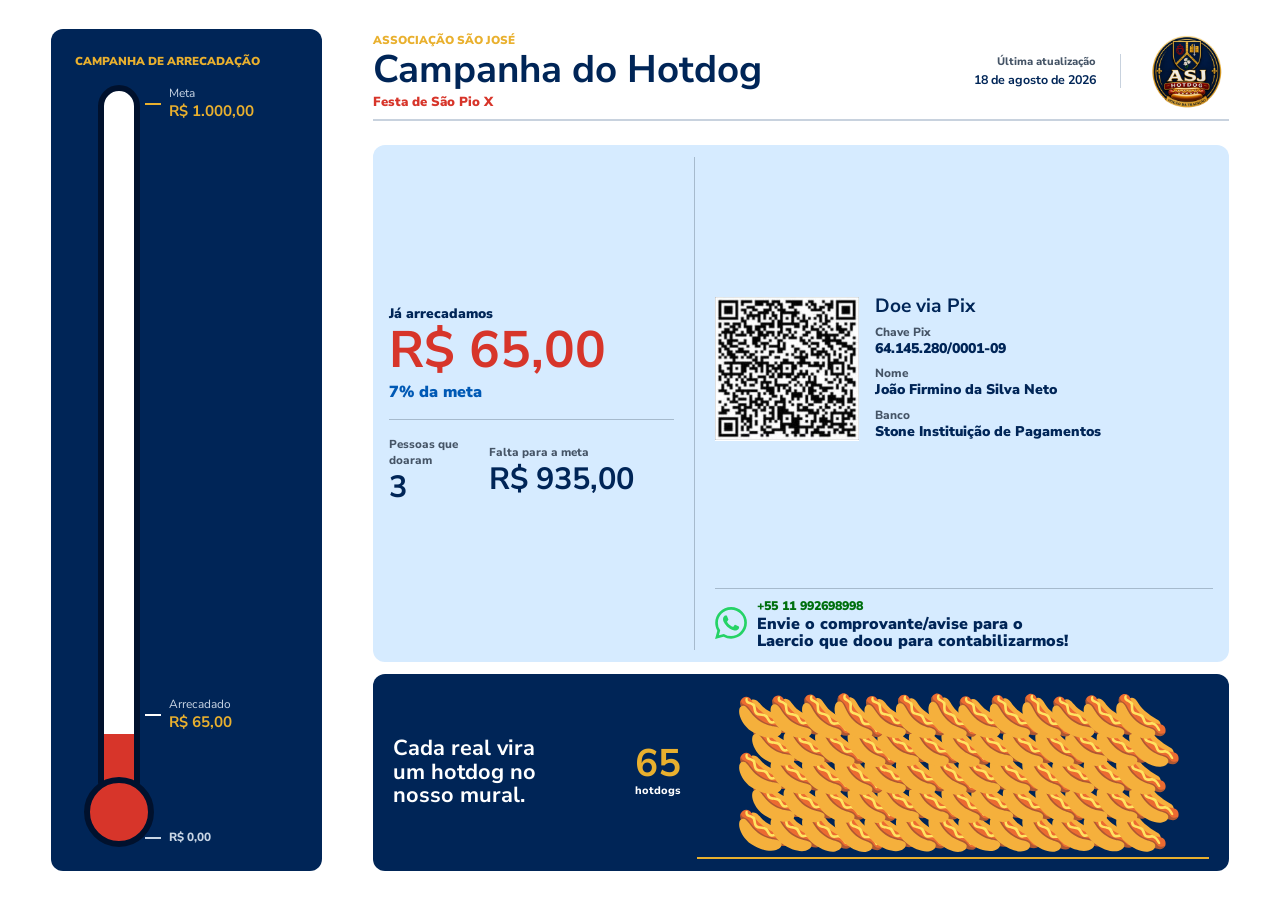
<file: index.html>
<!doctype html>
<html lang="pt-BR">
  <head>
    <meta charset="UTF-8" />
    <meta name="viewport" content="width=device-width, initial-scale=1.0, viewport-fit=cover" />
    <meta name="description" content="Acompanhe a arrecadação da campanha do Hotdog da Festa de São Pio X." />
    <title>Campanha do Hotdog | Associação São José</title>
    <link rel="icon" href="asj.ico" sizes="any" />
    <link rel="preconnect" href="https://fonts.googleapis.com" />
    <link rel="preconnect" href="https://fonts.gstatic.com" crossorigin />
    <link href="https://fonts.googleapis.com/css2?family=Nunito+Sans:opsz,wght@6..12,500;6..12,700;6..12,800;6..12,900&display=swap" rel="stylesheet" />
    <link rel="stylesheet" href="styles.css" />
  </head>
  <body>
    <main class="campaign-dashboard">
      <section class="meter-panel" aria-labelledby="meter-title">
        <div class="meter-heading">
          <p id="meter-title">Campanha de arrecadação</p>
        </div>

        <div class="meter-visual">
          <div class="thermometer" role="progressbar" aria-valuemin="0" aria-valuemax="1000" aria-valuenow="65" aria-labelledby="meter-title">
            <div class="thermometer-tube">
              <div class="thermometer-fill"></div>
            </div>
            <div class="thermometer-neck"></div>
            <div class="thermometer-bulb"></div>
          </div>

          <div class="meter-labels" aria-hidden="true">
            <div class="meter-label meter-label-goal">
              <span>Meta</span>
              <strong data-goal>R$ 1.000,00</strong>
            </div>
            <div class="meter-label meter-label-current">
              <span>Arrecadado</span>
              <strong data-raised>R$ 65,00</strong>
            </div>
            <div class="meter-label meter-label-zero">R$ 0,00</div>
          </div>
        </div>
      </section>

      <header class="campaign-header">
        <div class="campaign-title">
          <p>Associação São José</p>
          <h1>Campanha do Hotdog</h1>
          <span>Festa de São Pio X</span>
        </div>
        <div class="campaign-update">
          <span>Última atualização</span>
          <strong data-updated>18 de agosto de 2026</strong>
        </div>
        <img src="asj-hotdog-logo.png" alt="ASJ Hotdog, Dogão da Tradição" class="campaign-logo" />
      </header>

      <div class="campaign-content">
        <section class="summary-panel" aria-labelledby="summary-title">
          <div class="funding-summary">
            <div class="raised-summary">
              <p id="summary-title">Já arrecadamos</p>
              <strong data-raised>R$ 65,00</strong>
              <span data-percent>7% da meta</span>
            </div>

            <div class="campaign-stats">
              <div class="stat">
                <span>Pessoas que doaram</span>
                <strong data-donors>3</strong>
              </div>
              <div class="stat">
                <span>Falta para a meta</span>
                <strong data-remaining>R$ 935,00</strong>
              </div>
            </div>
          </div>

          <section class="payment-panel" aria-labelledby="payment-title">
            <div class="payment-main">
              <img src="pagamento/qrcode.png" alt="QR Code para pagamento via Pix" class="payment-qr" />
              <div class="payment-details">
                <h2 id="payment-title">Doe via Pix</h2>
                <dl>
                  <div>
                    <dt>Chave Pix</dt>
                    <dd>64.145.280/0001-09</dd>
                  </div>
                  <div>
                    <dt>Nome</dt>
                    <dd>João Firmino da Silva Neto</dd>
                  </div>
                  <div>
                    <dt>Banco</dt>
                    <dd>Stone Instituição de Pagamentos</dd>
                  </div>
                </dl>
              </div>
            </div>

            <a class="whatsapp-notice" href="https://wa.me/5511992698998" target="_blank" rel="noopener noreferrer" aria-label="Avisar Laercio pelo WhatsApp">
              <img src="whatsapp.svg" alt="" />
              <span>
                <strong>+55 11 992698998</strong>
                <b>Envie o comprovante/avise para o Laercio que doou para contabilizarmos!</b>
              </span>
            </a>
          </section>
        </section>

        <section class="hotdog-panel" aria-labelledby="hotdog-title">
          <div class="hotdog-heading">
            <div>
              <h2 id="hotdog-title">Cada real vira um hotdog no nosso mural.</h2>
            </div>
            <div class="hotdog-total">
              <strong data-hotdog-count>65</strong>
              <span>hotdogs</span>
            </div>
          </div>
          <div class="hotdog-stage" data-hotdog-wall aria-live="polite"></div>
        </section>
      </div>
    </main>
    <script src="app.js"></script>
  </body>
</html>
</file>
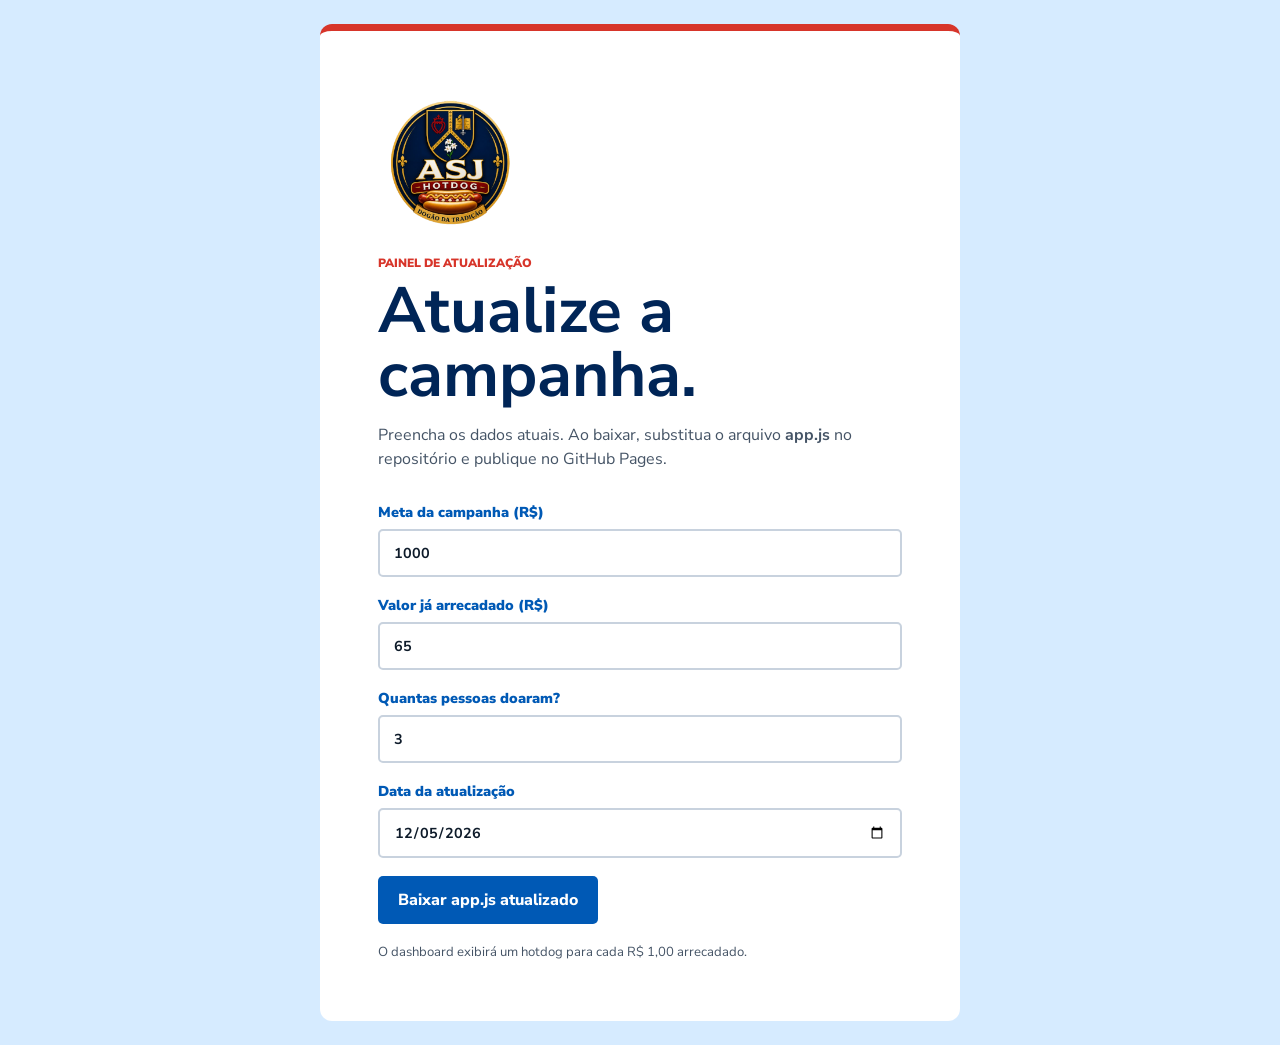
<file: gerador.html>
<!doctype html>
<html lang="pt-BR">
  <head>
    <meta charset="UTF-8" />
    <meta name="viewport" content="width=device-width, initial-scale=1.0" />
    <title>Atualizar Campanha do Hotdog | ASJ</title>
    <link rel="icon" href="asj.ico" sizes="any" />
    <link rel="preconnect" href="https://fonts.googleapis.com" />
    <link rel="preconnect" href="https://fonts.gstatic.com" crossorigin />
    <link href="https://fonts.googleapis.com/css2?family=Baloo+2:wght@600;700;800&family=Nunito+Sans:opsz,wght@6..12,500;6..12,700;6..12,800;6..12,900&display=swap" rel="stylesheet" />
    <link rel="stylesheet" href="styles.css" />
    <style>
      body{min-height:100vh;display:grid;place-items:center;padding:24px;background:var(--blue-soft)}.generator{width:min(100%,640px);background:var(--white);padding:clamp(25px,6vw,58px);border-top:7px solid var(--red);border-radius:12px}.generator-logo{width:145px;display:block;margin-bottom:20px}.generator .campaign-kicker{margin:0 0 6px;color:var(--red);font-size:.75rem;font-weight:900;text-transform:uppercase}.generator h1{margin:0 0 12px;color:var(--navy);font-size:clamp(2.2rem,6vw,4rem);line-height:1}.generator p{color:var(--muted);line-height:1.55}.generator form{display:grid;gap:18px;margin-top:30px}.generator label{display:grid;gap:7px;font-size:.9rem;font-weight:900;color:var(--blue)}.generator input,.generator textarea{width:100%;border:2px solid var(--line);border-radius:5px;padding:12px 14px;background:var(--white);color:var(--ink);font:inherit;font-weight:700}.generator input:focus,.generator textarea:focus{outline:3px solid oklch(0.75 .1 250);outline-offset:1px;border-color:var(--blue)}.generator textarea{min-height:88px;resize:vertical}.generator button{justify-self:start;border:0;border-radius:5px;padding:13px 20px;background:var(--blue);color:var(--white);font:800 1rem "Nunito Sans",sans-serif;cursor:pointer}.generator button:hover{background:var(--navy-deep)}.generator .hint{font-size:.82rem;margin:0}.success{display:none;margin:4px 0 0;color:var(--blue);font-weight:900}.success.show{display:block}
    </style>
  </head>
  <body>
    <main class="generator">
      <img src="asj-hotdog-logo.png" alt="ASJ Hotdog" class="generator-logo" />
      <p class="campaign-kicker">Painel de atualização</p>
      <h1>Atualize a campanha.</h1>
      <p>Preencha os dados atuais. Ao baixar, substitua o arquivo <strong>app.js</strong> no repositório e publique no GitHub Pages.</p>
      <form id="generator-form">
        <label>Meta da campanha (R$)<input id="goal" type="number" min="1" step="0.01" value="1000" required /></label>
        <label>Valor já arrecadado (R$)<input id="raised" type="number" min="0" step="0.01" value="65" required /></label>
        <label>Quantas pessoas doaram?<input id="donors" type="number" min="0" step="1" value="3" required /></label>
        <label>Data da atualização<input id="updated" type="date" required /></label>
        <button type="submit">Baixar app.js atualizado</button>
        <p class="hint">O dashboard exibirá um hotdog para cada R$ 1,00 arrecadado.</p>
        <p class="success" id="success" role="status">Arquivo gerado. Agora envie-o para o GitHub, substituindo o app.js anterior.</p>
      </form>
    </main>
    <script src="generator.js"></script>
  </body>
</html>
</file>
<file: styles.css>
:root {
  --navy: oklch(0.27 0.105 253);
  --navy-deep: oklch(0.18 0.065 253);
  --blue: oklch(0.47 0.17 252);
  --blue-soft: oklch(0.93 0.035 247);
  --red: oklch(0.58 0.2 29);
  --gold: oklch(0.79 0.15 83);
  --ink: oklch(0.22 0.035 253);
  --muted: oklch(0.44 0.035 253);
  --line: oklch(0.86 0.02 253);
  --white: oklch(1 0 0);
  --space-xs: 4px;
  --space-sm: 8px;
  --space-md: 12px;
  --space-lg: 16px;
  --space-xl: 24px;
  --space-2xl: 32px;
}

* { box-sizing: border-box; }

html,
body { min-height: 100%; }

body {
  margin: 0;
  background: var(--white);
  color: var(--ink);
  font-family: "Nunito Sans", system-ui, sans-serif;
}

.campaign-dashboard {
  width: 100%;
  height: 100dvh;
  min-height: 520px;
  padding: clamp(16px, 2.3vw, 32px) clamp(20px, 4vw, 64px);
  display: grid;
  grid-template-columns: minmax(260px, 0.72fr) minmax(600px, 2.28fr);
  grid-template-rows: 92px minmax(0, 1fr);
  grid-template-areas:
    "meter header"
    "meter content";
  gap: var(--space-xl) clamp(28px, 4vw, 64px);
  overflow: hidden;
}

.meter-panel {
  grid-area: meter;
  min-height: 0;
  padding: var(--space-xl);
  display: grid;
  grid-template-rows: auto minmax(0, 1fr);
  gap: var(--space-md);
  overflow: hidden;
  color: var(--white);
  background: var(--navy);
  border-radius: 12px;
}

.meter-heading p,
.campaign-title p {
  margin: 0 0 var(--space-xs);
  color: var(--gold);
  font-size: 0.72rem;
  font-weight: 900;
  text-transform: uppercase;
}

.meter-visual {
  position: relative;
  min-height: 0;
}

.thermometer {
  position: absolute;
  inset: 0 auto 0 5px;
  width: 78px;
}

.thermometer-tube {
  position: absolute;
  inset: 0 18px 58px;
  overflow: hidden;
  background: var(--white);
  border: 6px solid var(--navy-deep);
  border-radius: 26px 26px 8px 8px;
}

.thermometer-fill {
  position: absolute;
  inset: auto 0 0;
  height: 0%;
  background: var(--red);
  transition: height 700ms cubic-bezier(0.22, 1, 0.36, 1);
}

.thermometer-neck {
  position: absolute;
  right: 26px;
  bottom: 49px;
  width: 26px;
  height: 28px;
  background: var(--red);
}

.thermometer-bulb {
  position: absolute;
  right: 4px;
  bottom: 0;
  width: 70px;
  aspect-ratio: 1;
  border: 6px solid var(--navy-deep);
  border-radius: 50%;
  background: var(--red);
}

.meter-labels {
  position: absolute;
  inset: 0 0 0 94px;
  font-size: 0.74rem;
}

.meter-label {
  position: absolute;
  left: 0;
  white-space: nowrap;
}

.meter-label::before {
  content: "";
  position: absolute;
  top: 50%;
  right: calc(100% + var(--space-sm));
  width: var(--space-lg);
  border-top: 2px solid currentColor;
}

.meter-label span,
.meter-label strong { display: block; }
.meter-label span { color: oklch(0.87 0.025 253); }
.meter-label strong { font-size: 0.95rem; }
.meter-label-goal { top: 0; color: var(--gold); }
.meter-label-current { bottom: calc(var(--label-level, 10) * 1% + 54px); color: var(--white); }
.meter-label-current strong { color: var(--gold); }
.meter-label-zero { bottom: 2px; color: oklch(0.87 0.025 253); font-weight: 800; }

.campaign-header {
  grid-area: header;
  min-width: 0;
  display: grid;
  grid-template-columns: minmax(0, 1fr) auto 84px;
  align-items: center;
  gap: var(--space-xl);
  padding-bottom: var(--space-md);
  border-bottom: 2px solid var(--line);
}

.campaign-title h1 {
  margin: 0;
  color: var(--navy);
  font-size: clamp(1.9rem, 3vw, 3rem);
  line-height: 0.95;
  letter-spacing: 0;
  text-wrap: balance;
}

.campaign-title > span {
  display: block;
  margin-top: var(--space-xs);
  color: var(--red);
  font-size: 0.82rem;
  font-weight: 900;
}

.campaign-update {
  padding-right: var(--space-xl);
  text-align: right;
  border-right: 1px solid var(--line);
}

.campaign-update span,
.campaign-update strong { display: block; }
.campaign-update span { color: var(--muted); font-size: 0.68rem; font-weight: 800; }
.campaign-update strong { margin-top: 2px; color: var(--navy); font-size: 0.78rem; }
.campaign-logo { width: 84px; height: 84px; display: block; object-fit: contain; }

.campaign-content {
  grid-area: content;
  min-width: 0;
  min-height: 0;
  display: grid;
  grid-template-rows: minmax(250px, 1fr) minmax(108px, 0.38fr);
  gap: var(--space-md);
}

.summary-panel {
  min-height: 0;
  display: grid;
  grid-template-columns: minmax(285px, 0.78fr) minmax(500px, 1.45fr);
  grid-template-rows: minmax(0, 1fr);
  gap: 20px;
  align-items: center;
  padding: var(--space-md) var(--space-lg);
  background: var(--blue-soft);
  border-radius: 12px;
}

.raised-summary p {
  margin: 0 0 var(--space-xs);
  color: var(--navy);
  font-size: 0.86rem;
  font-weight: 900;
}

.funding-summary {
  grid-column: 1;
  min-width: 0;
  align-self: stretch;
  display: grid;
  align-content: center;
  gap: var(--space-lg);
}

.raised-summary strong {
  display: block;
  color: var(--red);
  font-size: clamp(2.8rem, 4vw, 4rem);
  line-height: 0.9;
  letter-spacing: 0;
  white-space: nowrap;
}

.raised-summary span {
  display: block;
  margin-top: var(--space-sm);
  color: var(--blue);
  font-weight: 900;
}

.campaign-stats {
  min-width: 0;
  display: grid;
  grid-template-columns: 0.65fr 1.35fr;
  gap: var(--space-md);
  padding-top: var(--space-lg);
  border-top: 1px solid oklch(0.78 0.035 247);
}

.stat {
  align-self: center;
}

.stat span,
.stat strong { display: block; }
.stat span { color: var(--muted); font-size: 0.72rem; font-weight: 800; }
.stat strong { margin-top: var(--space-xs); color: var(--navy); font-size: clamp(1.4rem, 2.4vw, 2.25rem); line-height: 1; white-space: nowrap; }
.payment-panel {
  grid-column: 2;
  grid-row: 1;
  align-self: stretch;
  min-width: 0;
  display: grid;
  grid-template-rows: minmax(0, 1fr) auto;
  gap: var(--space-sm);
  padding-left: 20px;
  border-left: 1px solid oklch(0.78 0.035 247);
}

.payment-main {
  min-height: 0;
  display: grid;
  grid-template-columns: 144px minmax(0, 1fr);
  gap: var(--space-lg);
  align-items: center;
}

.payment-qr {
  width: 144px;
  aspect-ratio: 1;
  display: block;
  object-fit: contain;
  background: var(--white);
}

.payment-details { min-width: 0; }
.payment-details h2 { margin: 0 0 var(--space-sm); color: var(--navy); font-size: 1.2rem; line-height: 1; }
.payment-details dl { margin: 0; display: grid; gap: var(--space-sm); }
.payment-details dl > div { min-width: 0; }
.payment-details dt { color: var(--muted); font-size: 0.74rem; font-weight: 800; }
.payment-details dd { margin: 1px 0 0; color: var(--navy); font-size: 0.88rem; line-height: 1.18; font-weight: 900; overflow-wrap: anywhere; }

.whatsapp-notice {
  min-width: 0;
  display: grid;
  grid-template-columns: 32px minmax(0, 1fr);
  gap: 10px;
  align-items: center;
  padding-top: var(--space-sm);
  color: var(--navy);
  text-decoration: none;
  border-top: 1px solid oklch(0.78 0.035 247);
}

.whatsapp-notice > img { width: 32px; height: 32px; display: block; }
.whatsapp-notice span,
.whatsapp-notice strong,
.whatsapp-notice b { display: block; }
.whatsapp-notice strong { margin-bottom: 2px; color: oklch(0.47 0.16 145); font-size: 0.78rem; font-weight: 900; }
.whatsapp-notice b { font-size: 1rem; line-height: 1.08; font-weight: 900; text-wrap: balance; }
.whatsapp-notice:focus-visible { outline: 3px solid var(--gold); outline-offset: 3px; }

.hotdog-panel {
  min-height: 0;
  display: grid;
  grid-template-columns: minmax(270px, 0.72fr) minmax(300px, 1.28fr);
  gap: var(--space-lg);
  align-items: stretch;
  padding: var(--space-md) 20px;
  overflow: hidden;
  color: var(--white);
  background: var(--navy);
  border-radius: 12px;
}

.hotdog-heading {
  display: flex;
  align-items: center;
  justify-content: space-between;
  gap: var(--space-xl);
}

.hotdog-heading h2 { margin: 0; max-width: 24ch; font-size: clamp(1.15rem, 1.7vw, 1.55rem); line-height: 1.08; text-wrap: balance; }
.hotdog-total { flex: 0 0 auto; text-align: right; }
.hotdog-total strong,
.hotdog-total span { display: block; }
.hotdog-total strong { color: var(--gold); font-size: clamp(1.8rem, 3vw, 2.8rem); line-height: 0.9; }
.hotdog-total span { margin-top: 2px; font-size: 0.68rem; font-weight: 800; }

.hotdog-stage {
  position: relative;
  min-width: 0;
  min-height: 92px;
  overflow: hidden;
  border-bottom: 2px solid var(--gold);
}

.hotdog {
  position: absolute;
  display: block;
  aspect-ratio: 1;
  object-fit: contain;
  transform-origin: center;
  animation: hotdog-drop 350ms cubic-bezier(0.22, 1, 0.36, 1) both;
}

@keyframes hotdog-drop {
  from { opacity: 0; translate: 0 -12px; }
  to { opacity: 1; translate: 0 0; }
}

@media (max-width: 980px) and (min-width: 701px) {
  .campaign-dashboard { height:auto; min-height:100dvh; overflow:visible; grid-template-columns:230px minmax(450px,1fr); grid-template-rows:92px auto; column-gap:var(--space-xl); padding-inline:var(--space-xl); }
  .meter-panel { padding: var(--space-lg); }
  .campaign-header { grid-template-columns: minmax(0, 1fr) 72px; }
  .campaign-update { display: none; }
  .campaign-logo { width: 72px; height: 72px; }
  .campaign-content { grid-template-rows:auto 150px; }
  .summary-panel { grid-template-columns:1fr; grid-template-rows:auto auto; gap:var(--space-xl); }
  .funding-summary { grid-column:1; grid-row:1; }
  .payment-panel { grid-column:1 / -1; grid-row:2; padding:var(--space-xl) 0 0; border-left:0; border-top:1px solid oklch(0.78 0.035 247); }
  .payment-main { grid-template-columns:112px minmax(0,1fr); }
  .payment-qr { width:112px; }
  .hotdog-panel { grid-template-columns: 250px 1fr; }
}

@media (max-width: 700px) {
  .campaign-dashboard {
    height: auto;
    min-height: 100dvh;
    padding: max(var(--space-md), env(safe-area-inset-top)) max(var(--space-md), env(safe-area-inset-right)) max(var(--space-md), env(safe-area-inset-bottom)) max(var(--space-md), env(safe-area-inset-left));
    grid-template-columns: 1fr;
    grid-template-rows: 360px auto;
    grid-template-areas: "meter" "content";
    gap: var(--space-md);
    overflow: visible;
  }
  .campaign-header { display: none; }
  .meter-panel { min-height: 360px; padding: var(--space-lg); border-radius: 10px; }
  .meter-heading p { font-size: 0.68rem; }
  .campaign-content { grid-template-rows: auto; gap: 0; }
  .summary-panel { grid-template-columns: 1fr; grid-template-rows: auto auto; gap: var(--space-lg); padding: var(--space-lg); border-radius: 10px; }
  .funding-summary { grid-column:1; grid-row:1; }
  .campaign-stats { grid-template-columns:1fr 1fr; }
  .payment-panel { grid-column:1; grid-row:auto; padding:var(--space-lg) 0 0; border-left:0; border-top:1px solid oklch(0.78 0.035 247); }
  .payment-main { --mobile-qr-size:clamp(108px, 34vw, 132px); grid-template-columns:var(--mobile-qr-size) minmax(0,1fr); gap:var(--space-md); }
  .payment-qr { width:var(--mobile-qr-size); }
  .payment-details h2 { font-size:1.15rem; }
  .payment-details dt { font-size:0.72rem; }
  .payment-details dd { font-size:0.84rem; }
  .whatsapp-notice { min-height:52px; grid-template-columns:40px minmax(0,1fr); gap:var(--space-md); padding-top:var(--space-md); }
  .whatsapp-notice > img { width:40px; height:40px; }
  .whatsapp-notice strong { font-size:0.82rem; }
  .whatsapp-notice b { font-size:1rem; line-height:1.12; }
  .hotdog-panel { display:none; }
}

@media (max-width: 360px) {
  .campaign-stats { grid-template-columns:1fr; gap:var(--space-md); }
  .payment-main { grid-template-columns:1fr; }
  .payment-qr { width:min(180px, 100%); justify-self:center; }
  .payment-details { text-align:left; }
}

@media (prefers-reduced-motion: reduce) {
  *, *::before, *::after { animation-duration: 0.01ms !important; transition-duration: 0.01ms !important; }
}
</file>
